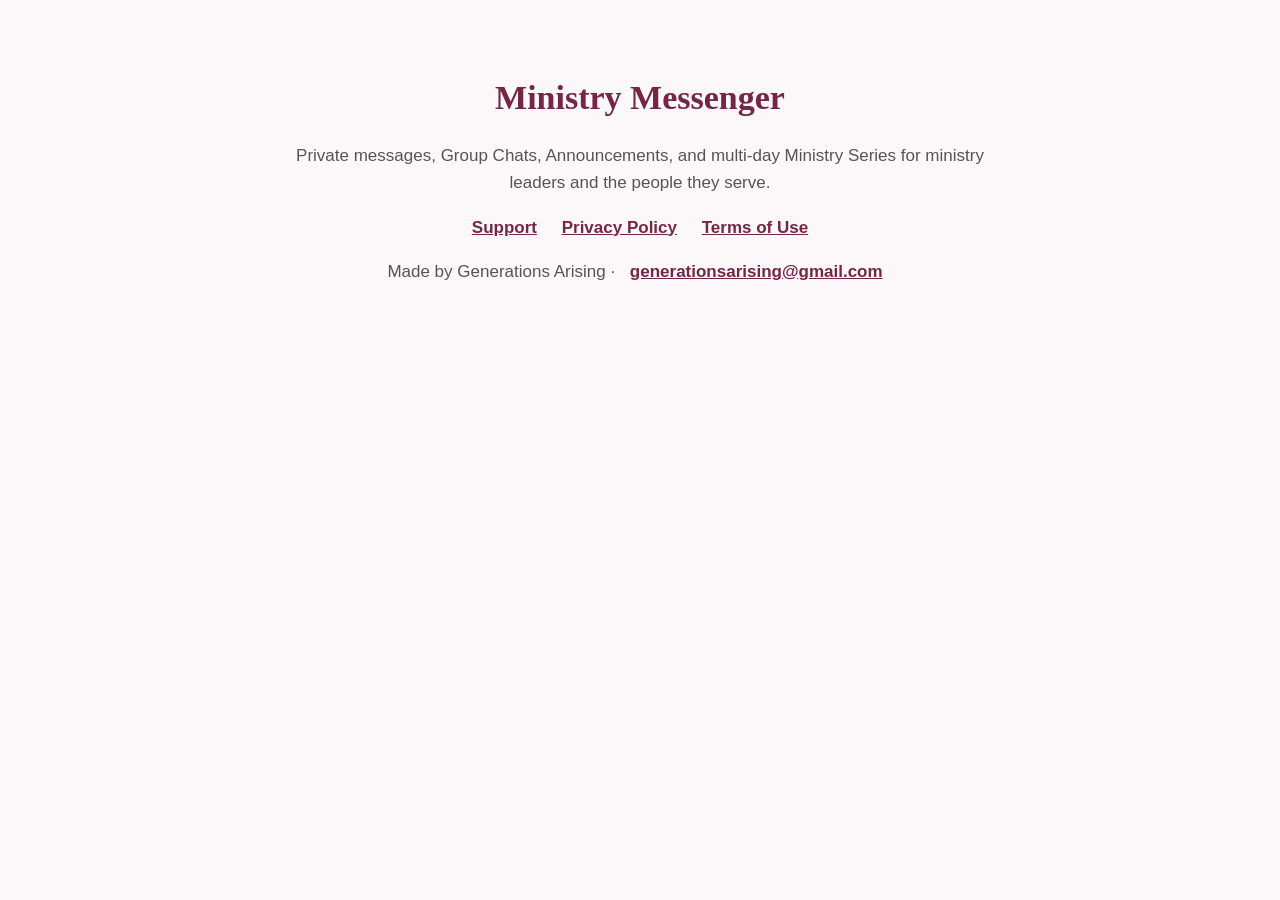
<file: index.html>
<!doctype html>
<html lang="en">
<head>
<meta charset="utf-8">
<meta name="viewport" content="width=device-width, initial-scale=1">
<title>Ministry Messenger</title>
<link rel="stylesheet" href="style.css">
</head>
<body>
<main class="home">
<h1>Ministry Messenger</h1>
<p>Private messages, Group Chats, Announcements, and multi-day Ministry Series for ministry leaders and the people they serve.</p>
<p><a href="support.html">Support</a> <a href="privacy.html">Privacy Policy</a> <a href="terms.html">Terms of Use</a></p>
<p>Made by Generations Arising &middot; <a href="mailto:generationsarising@gmail.com">generationsarising@gmail.com</a></p>
</main>
</body>
</html>
</file>
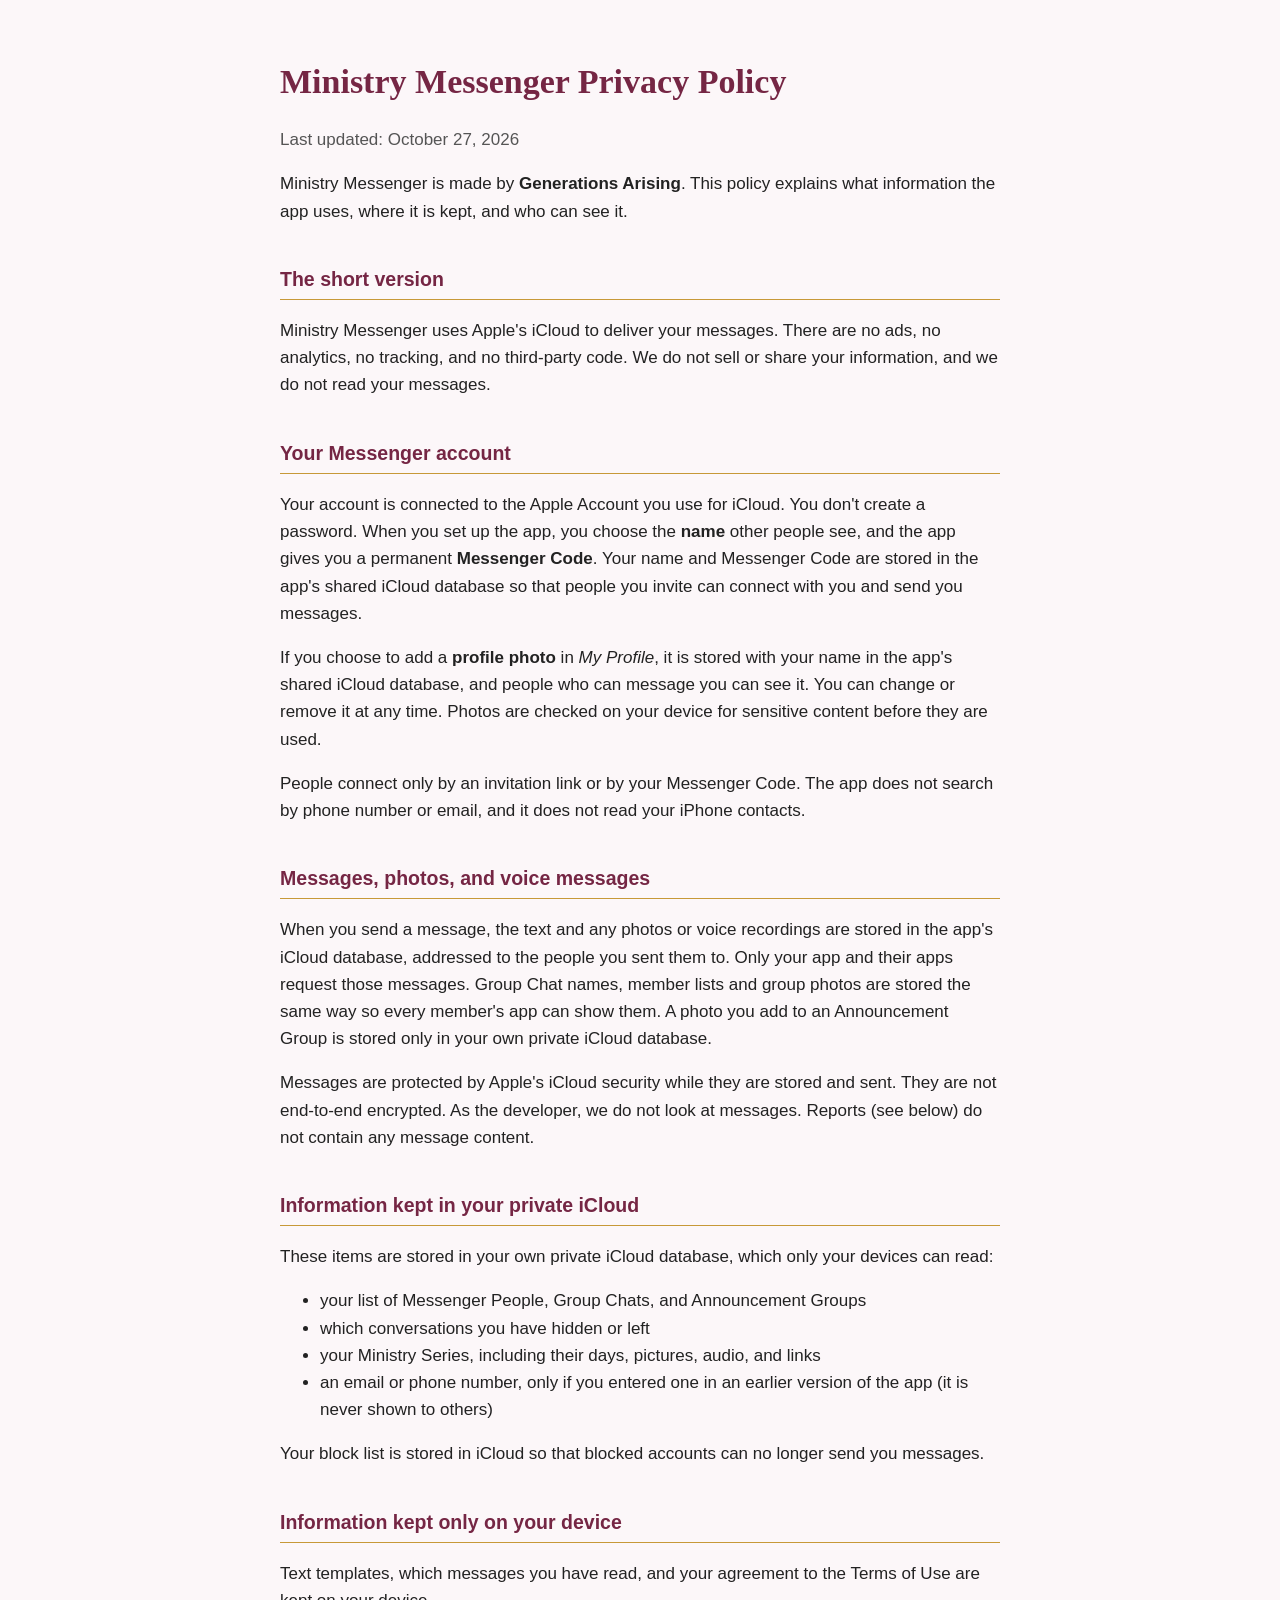
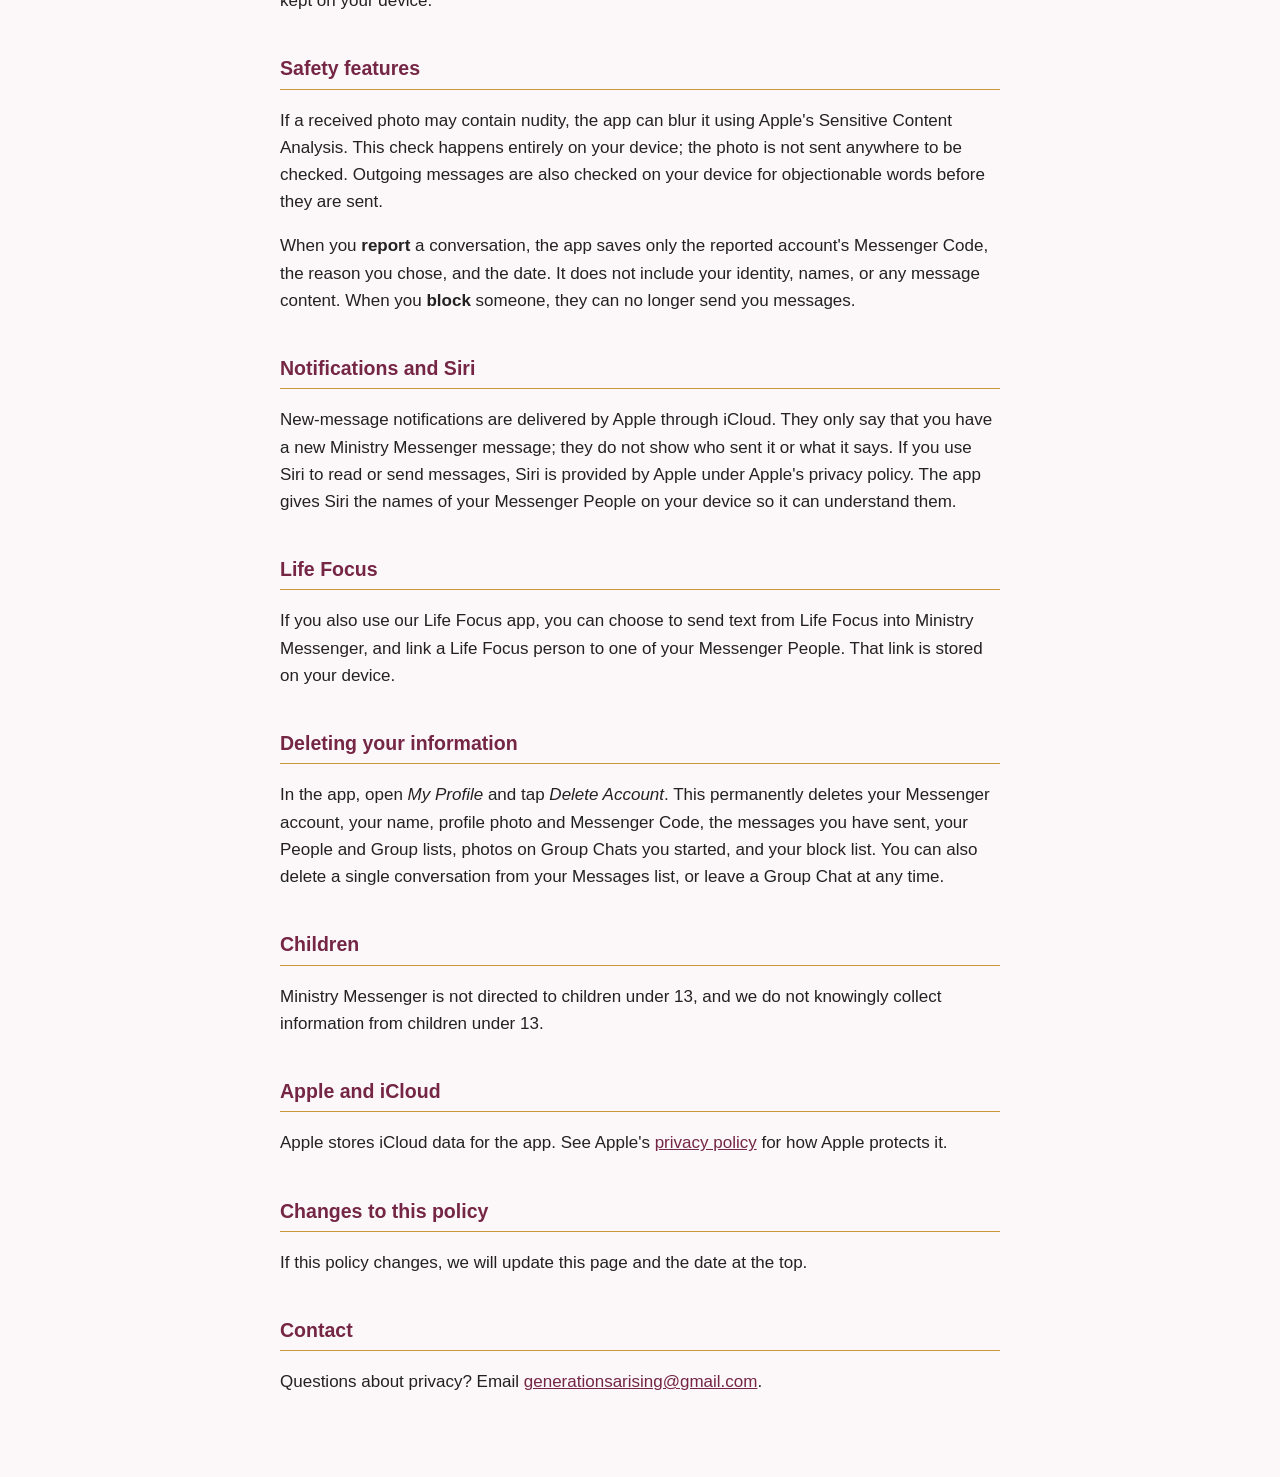
<file: privacy.html>
<!doctype html>
<html lang="en">
<head>
<meta charset="utf-8">
<meta name="viewport" content="width=device-width, initial-scale=1">
<title>Ministry Messenger Privacy Policy</title>
<link rel="stylesheet" href="style.css">
</head>
<body>
<main>
<h1>Ministry Messenger Privacy Policy</h1>
<p class="updated">Last updated: October 27, 2026</p>

<p>Ministry Messenger is made by <strong>Generations Arising</strong>. This policy explains what information the app uses, where it is kept, and who can see it.</p>

<h2>The short version</h2>
<p>Ministry Messenger uses Apple's iCloud to deliver your messages. There are no ads, no analytics, no tracking, and no third-party code. We do not sell or share your information, and we do not read your messages.</p>

<h2>Your Messenger account</h2>
<p>Your account is connected to the Apple Account you use for iCloud. You don't create a password. When you set up the app, you choose the <strong>name</strong> other people see, and the app gives you a permanent <strong>Messenger Code</strong>. Your name and Messenger Code are stored in the app's shared iCloud database so that people you invite can connect with you and send you messages.</p>
<p>If you choose to add a <strong>profile photo</strong> in <em>My Profile</em>, it is stored with your name in the app's shared iCloud database, and people who can message you can see it. You can change or remove it at any time. Photos are checked on your device for sensitive content before they are used.</p>
<p>People connect only by an invitation link or by your Messenger Code. The app does not search by phone number or email, and it does not read your iPhone contacts.</p>

<h2>Messages, photos, and voice messages</h2>
<p>When you send a message, the text and any photos or voice recordings are stored in the app's iCloud database, addressed to the people you sent them to. Only your app and their apps request those messages. Group Chat names, member lists and group photos are stored the same way so every member's app can show them. A photo you add to an Announcement Group is stored only in your own private iCloud database.</p>
<p>Messages are protected by Apple's iCloud security while they are stored and sent. They are not end-to-end encrypted. As the developer, we do not look at messages. Reports (see below) do not contain any message content.</p>

<h2>Information kept in your private iCloud</h2>
<p>These items are stored in your own private iCloud database, which only your devices can read:</p>
<ul>
  <li>your list of Messenger People, Group Chats, and Announcement Groups</li>
  <li>which conversations you have hidden or left</li>
  <li>your Ministry Series, including their days, pictures, audio, and links</li>
  <li>an email or phone number, only if you entered one in an earlier version of the app (it is never shown to others)</li>
</ul>
<p>Your block list is stored in iCloud so that blocked accounts can no longer send you messages.</p>

<h2>Information kept only on your device</h2>
<p>Text templates, which messages you have read, and your agreement to the Terms of Use are kept on your device.</p>

<h2>Safety features</h2>
<p>If a received photo may contain nudity, the app can blur it using Apple's Sensitive Content Analysis. This check happens entirely on your device; the photo is not sent anywhere to be checked. Outgoing messages are also checked on your device for objectionable words before they are sent.</p>
<p>When you <strong>report</strong> a conversation, the app saves only the reported account's Messenger Code, the reason you chose, and the date. It does not include your identity, names, or any message content. When you <strong>block</strong> someone, they can no longer send you messages.</p>

<h2>Notifications and Siri</h2>
<p>New-message notifications are delivered by Apple through iCloud. They only say that you have a new Ministry Messenger message; they do not show who sent it or what it says. If you use Siri to read or send messages, Siri is provided by Apple under Apple's privacy policy. The app gives Siri the names of your Messenger People on your device so it can understand them.</p>

<h2>Life Focus</h2>
<p>If you also use our Life Focus app, you can choose to send text from Life Focus into Ministry Messenger, and link a Life Focus person to one of your Messenger People. That link is stored on your device.</p>

<h2>Deleting your information</h2>
<p>In the app, open <em>My Profile</em> and tap <em>Delete Account</em>. This permanently deletes your Messenger account, your name, profile photo and Messenger Code, the messages you have sent, your People and Group lists, photos on Group Chats you started, and your block list. You can also delete a single conversation from your Messages list, or leave a Group Chat at any time.</p>

<h2>Children</h2>
<p>Ministry Messenger is not directed to children under 13, and we do not knowingly collect information from children under 13.</p>

<h2>Apple and iCloud</h2>
<p>Apple stores iCloud data for the app. See Apple's <a href="https://www.apple.com/legal/privacy/">privacy policy</a> for how Apple protects it.</p>

<h2>Changes to this policy</h2>
<p>If this policy changes, we will update this page and the date at the top.</p>

<h2>Contact</h2>
<p>Questions about privacy? Email <a href="mailto:generationsarising@gmail.com">generationsarising@gmail.com</a>.</p>
</main>
</body>
</html>
</file>
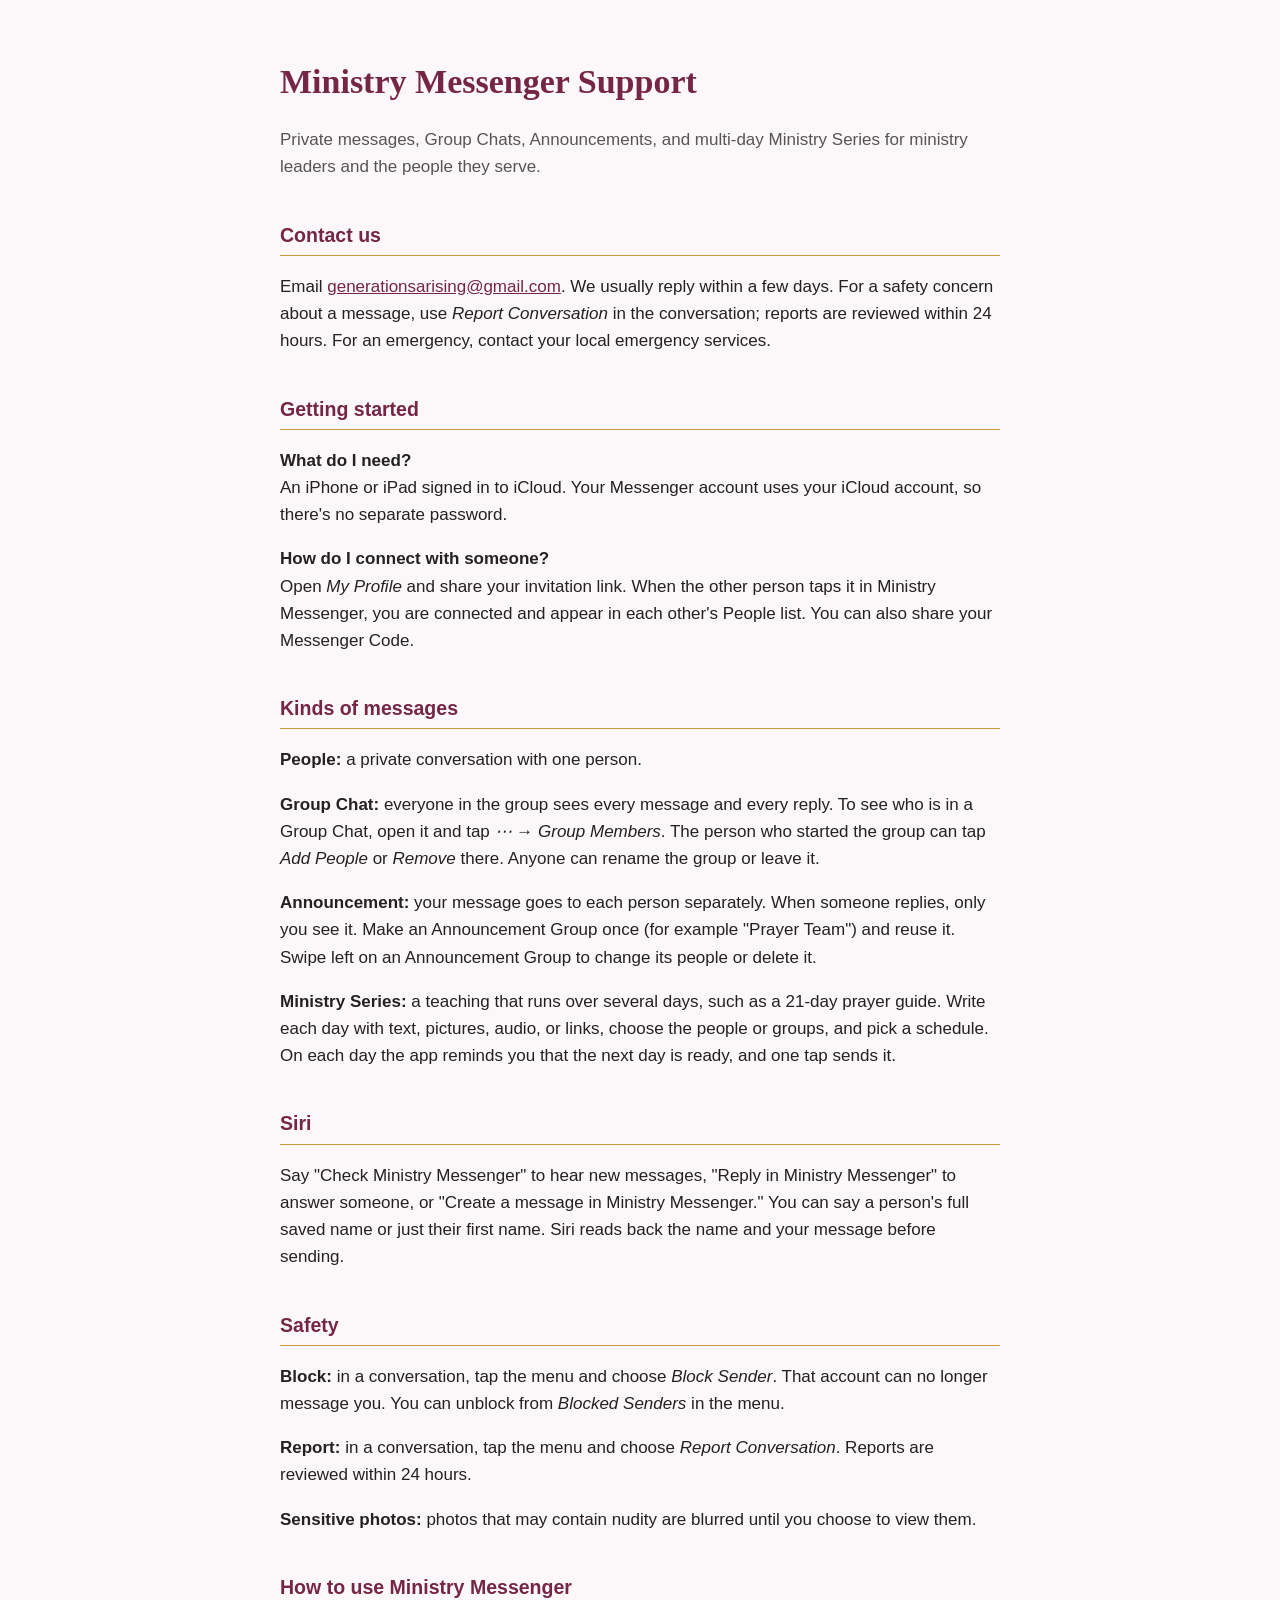
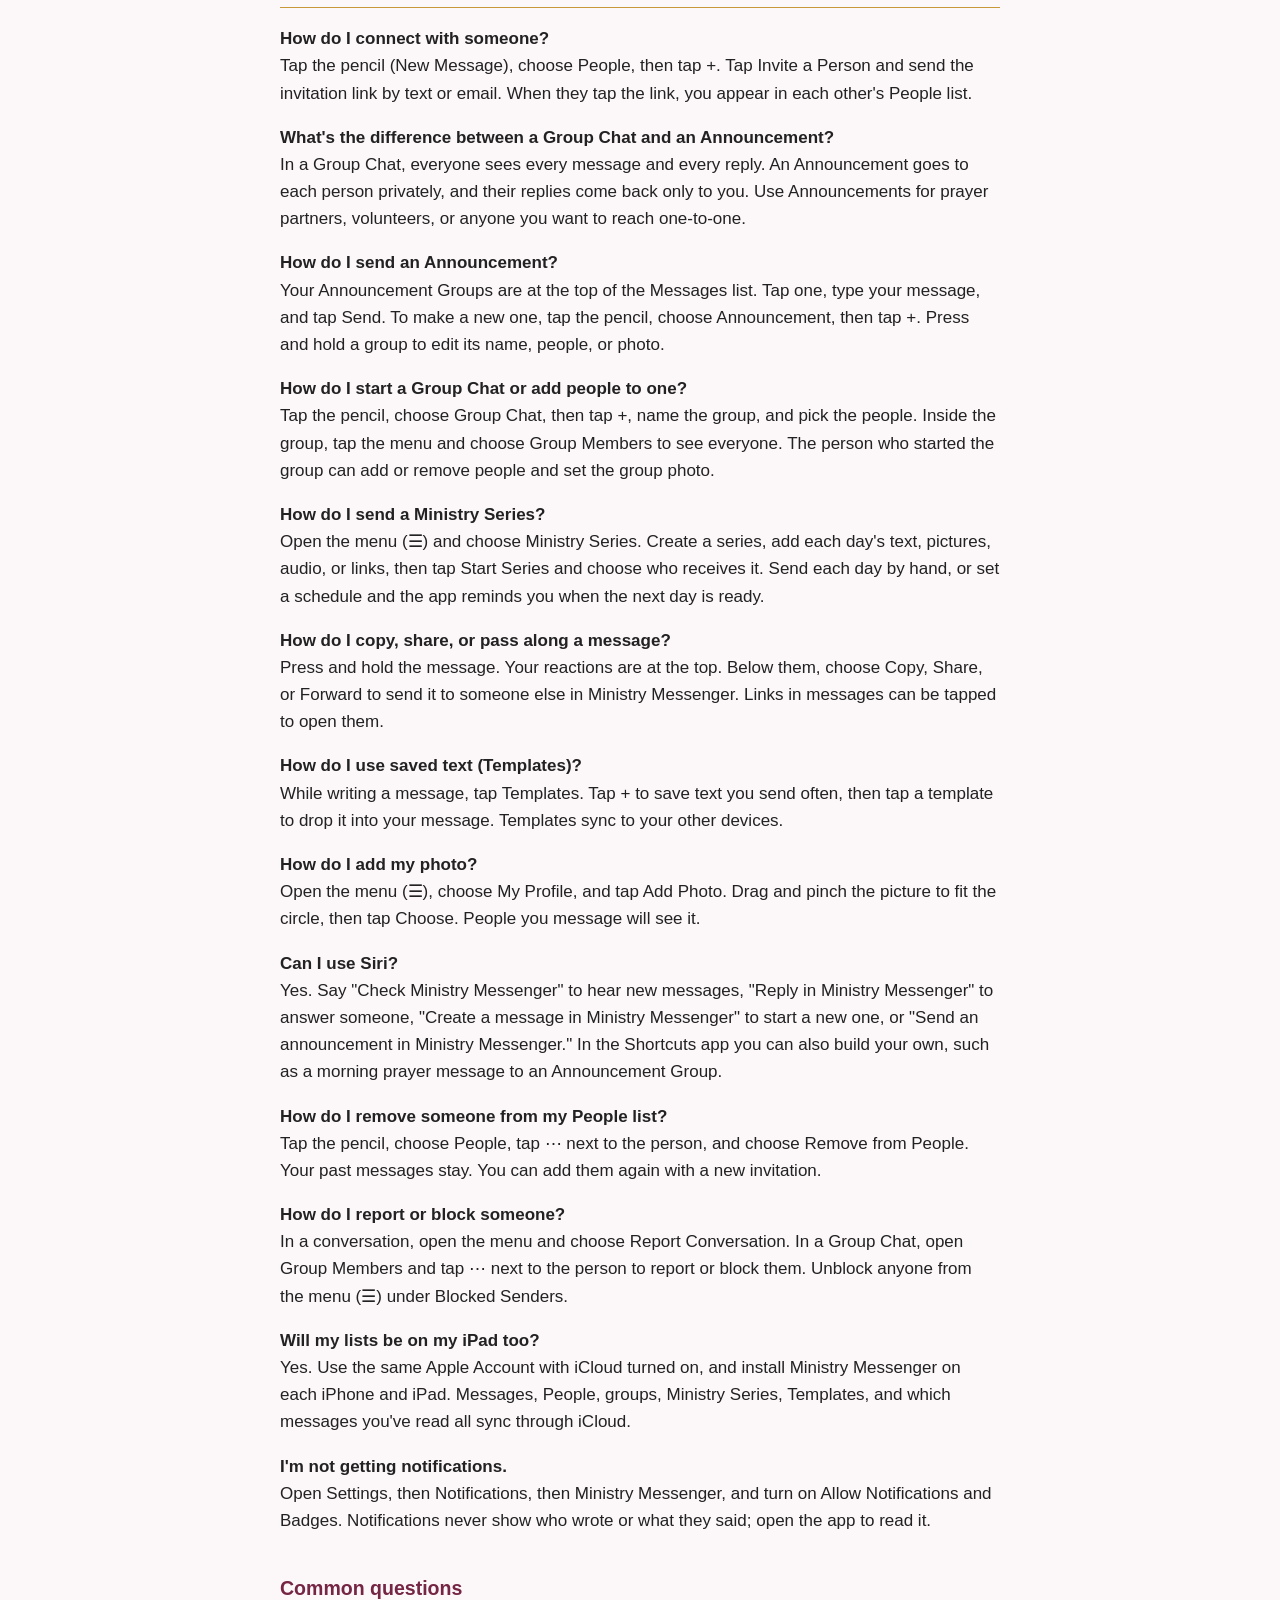
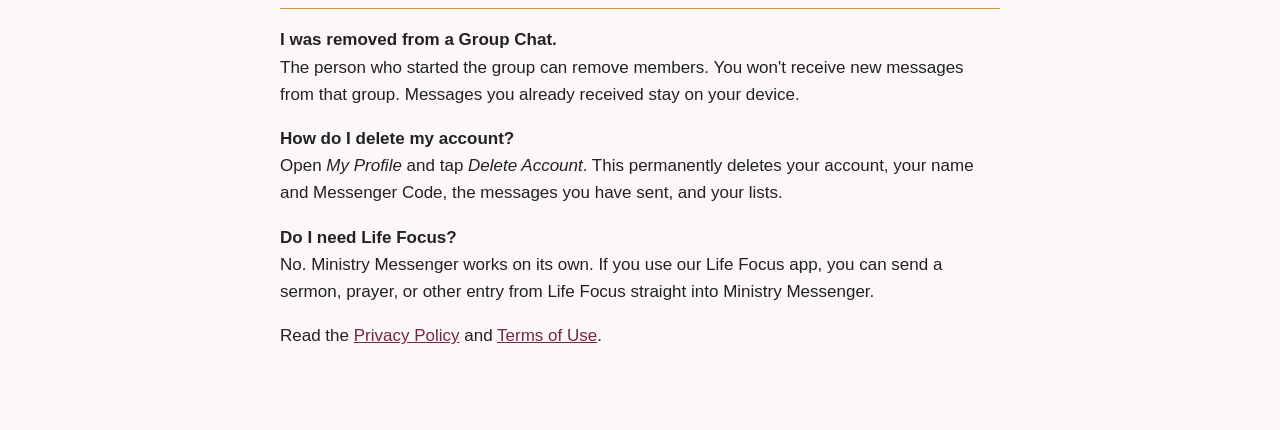
<file: support.html>
<!doctype html>
<html lang="en">
<head>
<meta charset="utf-8">
<meta name="viewport" content="width=device-width, initial-scale=1">
<title>Ministry Messenger Support</title>
<link rel="stylesheet" href="style.css">
</head>
<body>
<main>
<h1>Ministry Messenger Support</h1>
<p class="lead">Private messages, Group Chats, Announcements, and multi-day Ministry Series for ministry leaders and the people they serve.</p>

<h2>Contact us</h2>
<p>Email <a href="mailto:generationsarising@gmail.com">generationsarising@gmail.com</a>. We usually reply within a few days. For a safety concern about a message, use <em>Report Conversation</em> in the conversation; reports are reviewed within 24 hours. For an emergency, contact your local emergency services.</p>

<h2>Getting started</h2>

<p><strong>What do I need?</strong><br>
An iPhone or iPad signed in to iCloud. Your Messenger account uses your iCloud account, so there's no separate password.</p>

<p><strong>How do I connect with someone?</strong><br>
Open <em>My Profile</em> and share your invitation link. When the other person taps it in Ministry Messenger, you are connected and appear in each other's People list. You can also share your Messenger Code.</p>

<h2>Kinds of messages</h2>

<p><strong>People:</strong> a private conversation with one person.</p>

<p><strong>Group Chat:</strong> everyone in the group sees every message and every reply. To see who is in a Group Chat, open it and tap <em>&#8943;</em> &rarr; <em>Group Members</em>. The person who started the group can tap <em>Add People</em> or <em>Remove</em> there. Anyone can rename the group or leave it.</p>

<p><strong>Announcement:</strong> your message goes to each person separately. When someone replies, only you see it. Make an Announcement Group once (for example "Prayer Team") and reuse it. Swipe left on an Announcement Group to change its people or delete it.</p>

<p><strong>Ministry Series:</strong> a teaching that runs over several days, such as a 21-day prayer guide. Write each day with text, pictures, audio, or links, choose the people or groups, and pick a schedule. On each day the app reminds you that the next day is ready, and one tap sends it.</p>

<h2>Siri</h2>
<p>Say "Check Ministry Messenger" to hear new messages, "Reply in Ministry Messenger" to answer someone, or "Create a message in Ministry Messenger." You can say a person's full saved name or just their first name. Siri reads back the name and your message before sending.</p>

<h2>Safety</h2>
<p><strong>Block:</strong> in a conversation, tap the menu and choose <em>Block Sender</em>. That account can no longer message you. You can unblock from <em>Blocked Senders</em> in the menu.</p>
<p><strong>Report:</strong> in a conversation, tap the menu and choose <em>Report Conversation</em>. Reports are reviewed within 24 hours.</p>
<p><strong>Sensitive photos:</strong> photos that may contain nudity are blurred until you choose to view them.</p>

<h2>How to use Ministry Messenger</h2>

<p><strong>How do I connect with someone?</strong><br>
Tap the pencil (New Message), choose People, then tap +. Tap Invite a Person and send the invitation link by text or email. When they tap the link, you appear in each other's People list.</p>

<p><strong>What's the difference between a Group Chat and an Announcement?</strong><br>
In a Group Chat, everyone sees every message and every reply. An Announcement goes to each person privately, and their replies come back only to you. Use Announcements for prayer partners, volunteers, or anyone you want to reach one-to-one.</p>

<p><strong>How do I send an Announcement?</strong><br>
Your Announcement Groups are at the top of the Messages list. Tap one, type your message, and tap Send. To make a new one, tap the pencil, choose Announcement, then tap +. Press and hold a group to edit its name, people, or photo.</p>

<p><strong>How do I start a Group Chat or add people to one?</strong><br>
Tap the pencil, choose Group Chat, then tap +, name the group, and pick the people. Inside the group, tap the menu and choose Group Members to see everyone. The person who started the group can add or remove people and set the group photo.</p>

<p><strong>How do I send a Ministry Series?</strong><br>
Open the menu (&#9776;) and choose Ministry Series. Create a series, add each day's text, pictures, audio, or links, then tap Start Series and choose who receives it. Send each day by hand, or set a schedule and the app reminds you when the next day is ready.</p>

<p><strong>How do I copy, share, or pass along a message?</strong><br>
Press and hold the message. Your reactions are at the top. Below them, choose Copy, Share, or Forward to send it to someone else in Ministry Messenger. Links in messages can be tapped to open them.</p>

<p><strong>How do I use saved text (Templates)?</strong><br>
While writing a message, tap Templates. Tap + to save text you send often, then tap a template to drop it into your message. Templates sync to your other devices.</p>

<p><strong>How do I add my photo?</strong><br>
Open the menu (&#9776;), choose My Profile, and tap Add Photo. Drag and pinch the picture to fit the circle, then tap Choose. People you message will see it.</p>

<p><strong>Can I use Siri?</strong><br>
Yes. Say "Check Ministry Messenger" to hear new messages, "Reply in Ministry Messenger" to answer someone, "Create a message in Ministry Messenger" to start a new one, or "Send an announcement in Ministry Messenger." In the Shortcuts app you can also build your own, such as a morning prayer message to an Announcement Group.</p>

<p><strong>How do I remove someone from my People list?</strong><br>
Tap the pencil, choose People, tap ⋯ next to the person, and choose Remove from People. Your past messages stay. You can add them again with a new invitation.</p>

<p><strong>How do I report or block someone?</strong><br>
In a conversation, open the menu and choose Report Conversation. In a Group Chat, open Group Members and tap ⋯ next to the person to report or block them. Unblock anyone from the menu (&#9776;) under Blocked Senders.</p>

<p><strong>Will my lists be on my iPad too?</strong><br>
Yes. Use the same Apple Account with iCloud turned on, and install Ministry Messenger on each iPhone and iPad. Messages, People, groups, Ministry Series, Templates, and which messages you've read all sync through iCloud.</p>

<p><strong>I'm not getting notifications.</strong><br>
Open Settings, then Notifications, then Ministry Messenger, and turn on Allow Notifications and Badges. Notifications never show who wrote or what they said; open the app to read it.</p>

<h2>Common questions</h2>

<p><strong>I was removed from a Group Chat.</strong><br>
The person who started the group can remove members. You won't receive new messages from that group. Messages you already received stay on your device.</p>

<p><strong>How do I delete my account?</strong><br>
Open <em>My Profile</em> and tap <em>Delete Account</em>. This permanently deletes your account, your name and Messenger Code, the messages you have sent, and your lists.</p>

<p><strong>Do I need Life Focus?</strong><br>
No. Ministry Messenger works on its own. If you use our Life Focus app, you can send a sermon, prayer, or other entry from Life Focus straight into Ministry Messenger.</p>

<p>Read the <a href="privacy.html">Privacy Policy</a> and <a href="terms.html">Terms of Use</a>.</p>
</main>
</body>
</html>
</file>
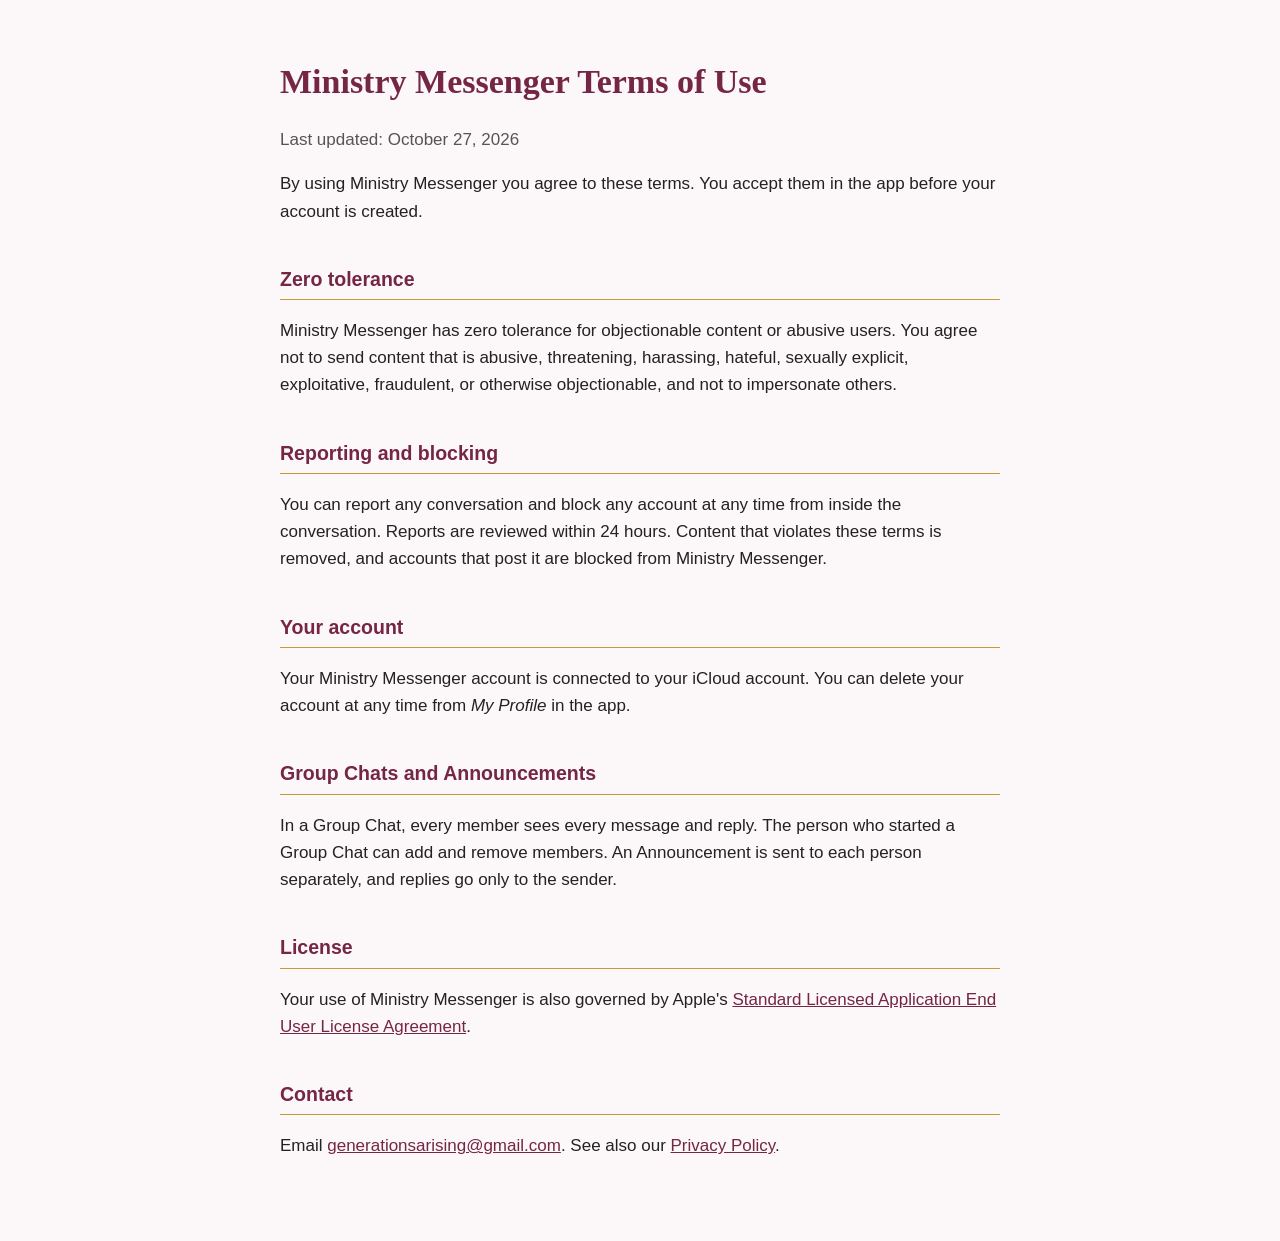
<file: terms.html>
<!doctype html>
<html lang="en">
<head>
<meta charset="utf-8">
<meta name="viewport" content="width=device-width, initial-scale=1">
<title>Ministry Messenger Terms of Use</title>
<link rel="stylesheet" href="style.css">
</head>
<body>
<main>
<h1>Ministry Messenger Terms of Use</h1>
<p class="updated">Last updated: October 27, 2026</p>

<p>By using Ministry Messenger you agree to these terms. You accept them in the app before your account is created.</p>

<h2>Zero tolerance</h2>
<p>Ministry Messenger has zero tolerance for objectionable content or abusive users. You agree not to send content that is abusive, threatening, harassing, hateful, sexually explicit, exploitative, fraudulent, or otherwise objectionable, and not to impersonate others.</p>

<h2>Reporting and blocking</h2>
<p>You can report any conversation and block any account at any time from inside the conversation. Reports are reviewed within 24 hours. Content that violates these terms is removed, and accounts that post it are blocked from Ministry Messenger.</p>

<h2>Your account</h2>
<p>Your Ministry Messenger account is connected to your iCloud account. You can delete your account at any time from <em>My Profile</em> in the app.</p>

<h2>Group Chats and Announcements</h2>
<p>In a Group Chat, every member sees every message and reply. The person who started a Group Chat can add and remove members. An Announcement is sent to each person separately, and replies go only to the sender.</p>

<h2>License</h2>
<p>Your use of Ministry Messenger is also governed by Apple's <a href="https://www.apple.com/legal/internet-services/itunes/dev/stdeula/">Standard Licensed Application End User License Agreement</a>.</p>

<h2>Contact</h2>
<p>Email <a href="mailto:generationsarising@gmail.com">generationsarising@gmail.com</a>. See also our <a href="privacy.html">Privacy Policy</a>.</p>
</main>
</body>
</html>
</file>
<file: style.css>
:root { --maroon: #752644; --gold: #c79938; --text: #222; --muted: #555; --bg: #fcf7f9; }
@media (prefers-color-scheme: dark) { :root { --text: #eee; --muted: #bbb; --bg: #1a1416; --maroon: #e3b261; } }
body { margin: 0; background: var(--bg); color: var(--text); font: 17px/1.6 -apple-system, BlinkMacSystemFont, "Segoe UI", sans-serif; }
main { max-width: 720px; margin: 0 auto; padding: 32px 16px 64px; }
main.home { text-align: center; padding-top: 48px; }
h1 { color: var(--maroon); font-family: Georgia, serif; margin-bottom: 4px; }
h2 { color: var(--maroon); font-size: 1.15em; margin-top: 2em; border-bottom: 1px solid var(--gold); padding-bottom: 4px; }
.updated, .lead, main.home p { color: var(--muted); }
a { color: var(--maroon); }
main.home a { font-weight: 600; margin: 0 10px; }
</file>
